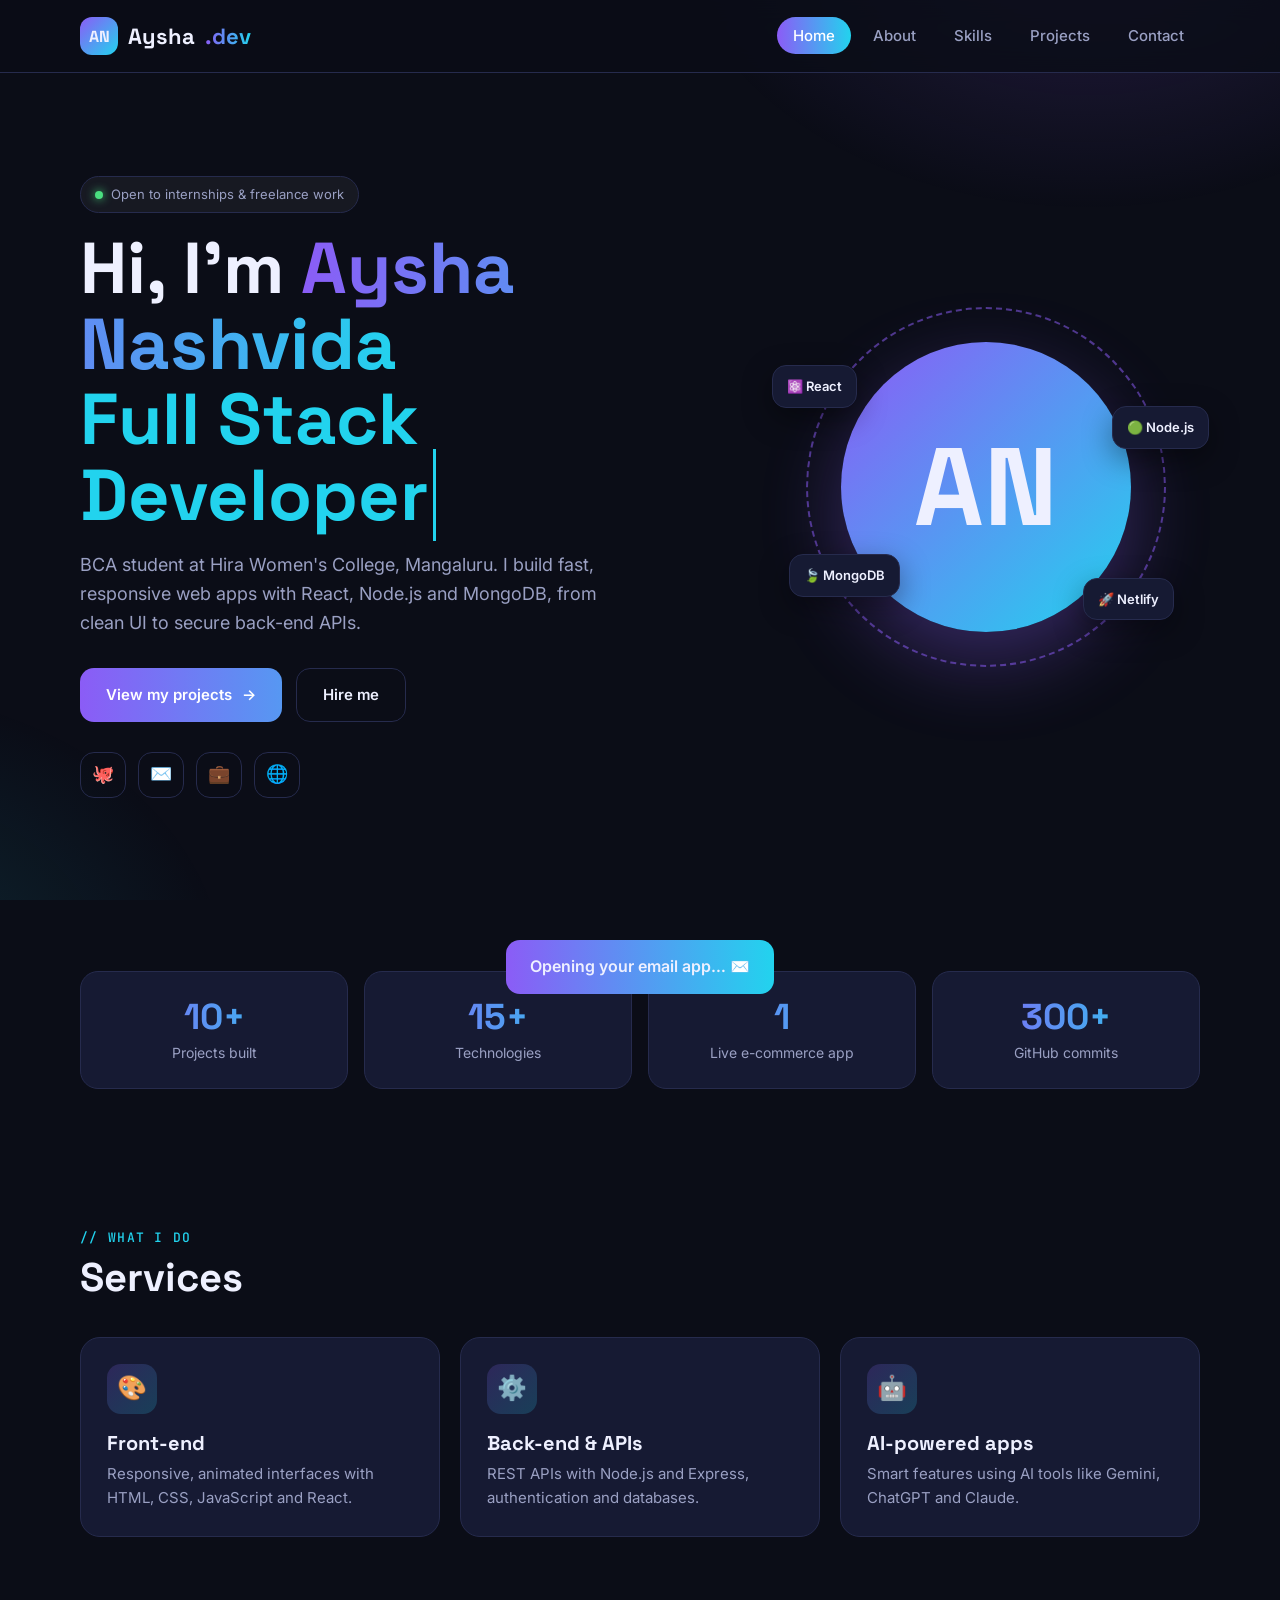
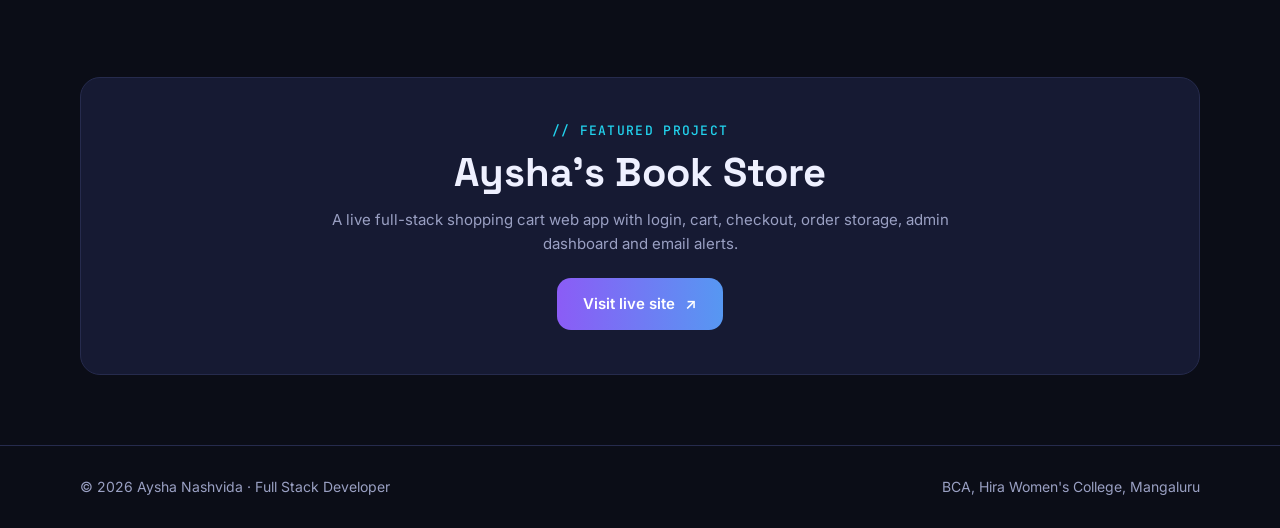
<file: index.html>
<!doctype html><html lang="en"><head><meta charset="utf-8"><meta name="viewport" content="width=device-width,initial-scale=1"><title>Home · Aysha Nashvida</title><link rel="stylesheet" href="style.css"></head><body><header></header>
<main class="wrap hero">
  <div class="reveal">
    <span class="pill"><b></b> Open to internships &amp; freelance work</span>
    <h1>Hi, I'm <span class="grad">Aysha Nashvida</span><br><span class="typed">Full Stack Developer</span></h1>
    <p class="lead">BCA student at Hira Women's College, Mangaluru. I build fast, responsive web apps with React, Node.js and MongoDB, from clean UI to secure back-end APIs.</p>
    <div class="actions"><a class="btn primary" href="projects.html">View my projects <span class="ar">→</span></a><a class="btn ghost" href="contact.html">Hire me</a></div>
    <div class="socials"><a href="https://github.com/Hayora" target="_blank" title="GitHub">🐙</a><a href="mailto:zzubaidanashiya@gmail.com" title="Email">✉️</a><a href="#" title="LinkedIn">💼</a><a href="https://ayshasbooksstore.netlify.app" target="_blank" title="Live project">🌐</a></div>
  </div>
  <div class="avatar-wrap reveal">
    <div class="ring"></div><div class="avatar">AN</div>
    <div class="float" style="top:8%;left:0">⚛️ React</div>
    <div class="float" style="top:22%;right:-2%;animation-delay:1s">🟢 Node.js</div>
    <div class="float" style="bottom:12%;left:4%;animation-delay:2s">🍃 MongoDB</div>
    <div class="float" style="bottom:4%;right:6%;animation-delay:1.5s">🚀 Netlify</div>
  </div>
</main>
<section class="wrap">
  <div class="stats reveal">
    <div class="stat"><b class="grad">10+</b><span>Projects built</span></div>
    <div class="stat"><b class="grad">15+</b><span>Technologies</span></div>
    <div class="stat"><b class="grad">1</b><span>Live e-commerce app</span></div>
    <div class="stat"><b class="grad">300+</b><span>GitHub commits</span></div>
  </div>
</section>
<section class="wrap">
  <div class="head reveal"><div class="k">// WHAT I DO</div><h2>Services</h2></div>
  <div class="grid3">
    <div class="card reveal"><div class="ic">🎨</div><h3>Front-end</h3><p>Responsive, animated interfaces with HTML, CSS, JavaScript and React.</p></div>
    <div class="card reveal"><div class="ic">⚙️</div><h3>Back-end &amp; APIs</h3><p>REST APIs with Node.js and Express, authentication and databases.</p></div>
    <div class="card reveal"><div class="ic">🤖</div><h3>AI-powered apps</h3><p>Smart features using AI tools like Gemini, ChatGPT and Claude.</p></div>
  </div>
</section>
<section class="wrap" style="text-align:center">
  <div class="card reveal" style="padding:44px"><div class="k">// FEATURED PROJECT</div><h2 style="margin:8px 0 10px">Aysha's Book Store</h2>
    <p style="max-width:620px;margin:0 auto 22px">A live full-stack shopping cart web app with login, cart, checkout, order storage, admin dashboard and email alerts.</p>
    <a class="btn primary" href="https://ayshasbooksstore.netlify.app" target="_blank">Visit live site <span class="ar">↗</span></a></div>
</section>
<footer></footer><div class="toast">Opening your email app… ✉️</div><script src="script.js"></script></body></html>
</file>
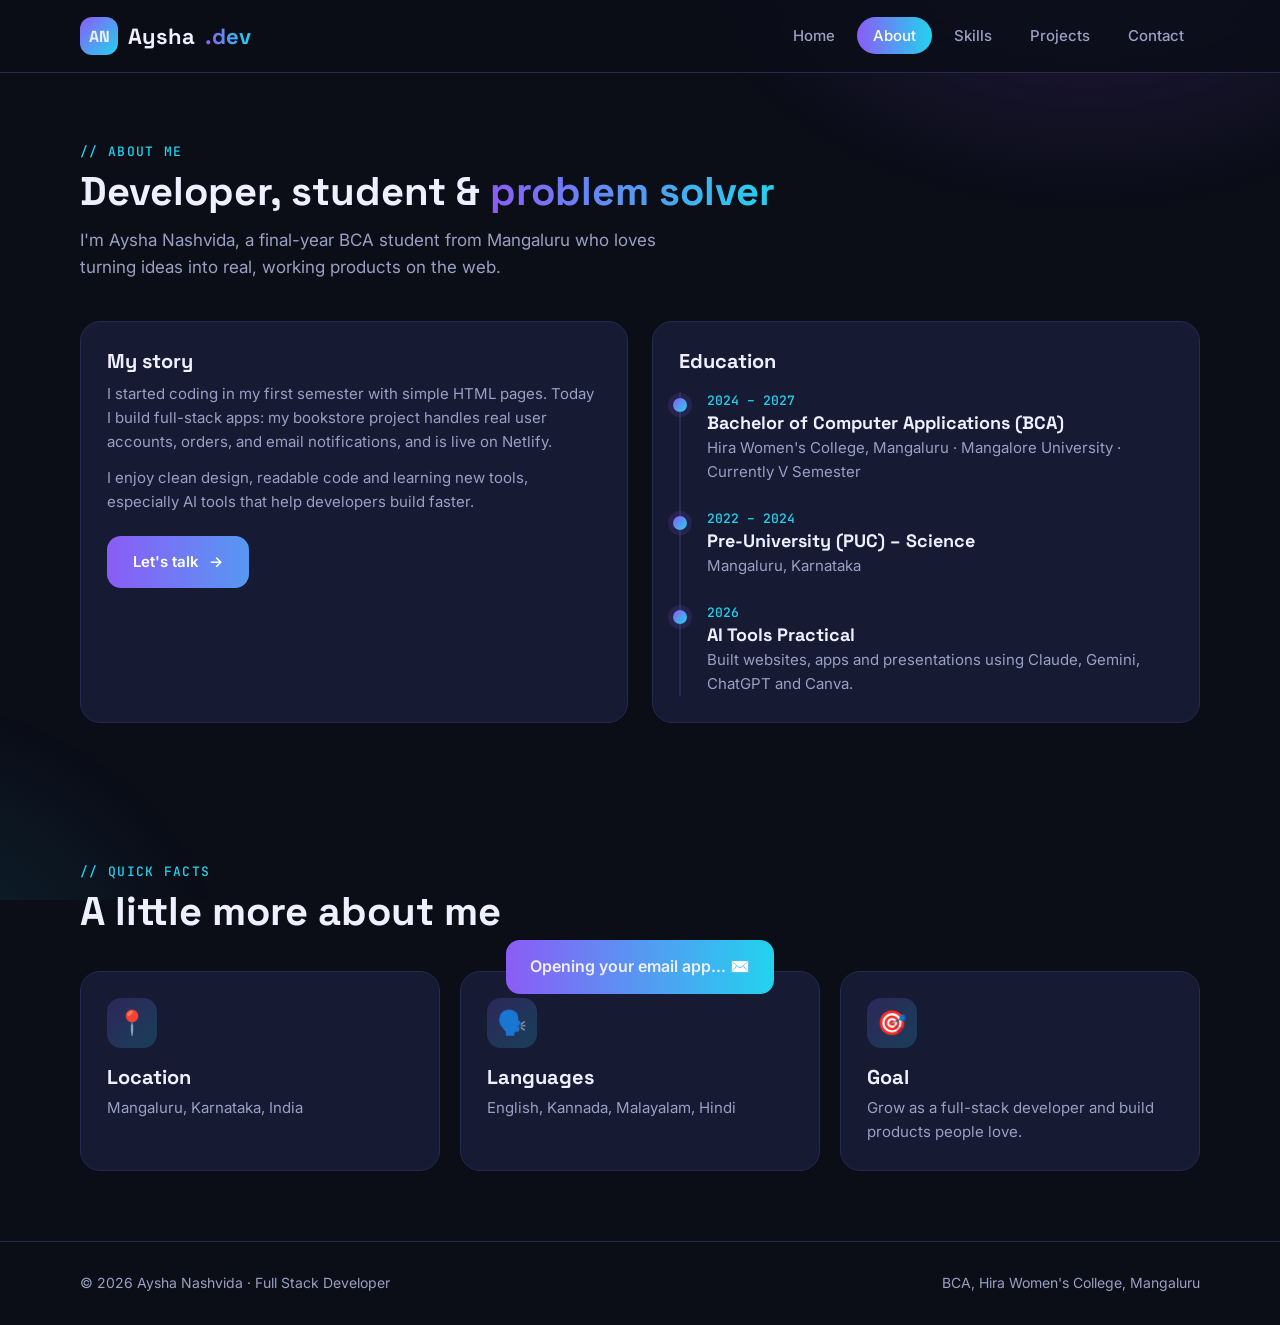
<file: about.html>
<!doctype html><html lang="en"><head><meta charset="utf-8"><meta name="viewport" content="width=device-width,initial-scale=1"><title>About · Aysha Nashvida</title><link rel="stylesheet" href="style.css"></head><body><header></header>
<div class="wrap page-top reveal"><div class="k">// ABOUT ME</div><h2>Developer, student &amp; <span class="grad">problem solver</span></h2>
<p>I'm Aysha Nashvida, a final-year BCA student from Mangaluru who loves turning ideas into real, working products on the web.</p></div>
<section class="wrap" style="padding-top:10px"><div class="grid2">
  <div class="card reveal"><h3>My story</h3><p style="margin-top:8px">I started coding in my first semester with simple HTML pages. Today I build full-stack apps: my bookstore project handles real user accounts, orders, and email notifications, and is live on Netlify.</p>
  <p style="margin-top:12px">I enjoy clean design, readable code and learning new tools, especially AI tools that help developers build faster.</p>
  <div style="margin-top:22px"><a class="btn primary" href="contact.html">Let's talk <span class="ar">→</span></a></div></div>
  <div class="card reveal"><h3>Education</h3><div class="tl" style="margin-top:18px">
    <div class="it"><div class="y">2024 – 2027</div><h4>Bachelor of Computer Applications (BCA)</h4><p>Hira Women's College, Mangaluru · Mangalore University · Currently V Semester</p></div>
    <div class="it"><div class="y">2022 – 2024</div><h4>Pre-University (PUC) – Science</h4><p>Mangaluru, Karnataka</p></div>
    <div class="it" style="margin-bottom:0"><div class="y">2026</div><h4>AI Tools Practical</h4><p>Built websites, apps and presentations using Claude, Gemini, ChatGPT and Canva.</p></div>
  </div></div>
</div></section>
<section class="wrap"><div class="head reveal"><div class="k">// QUICK FACTS</div><h2>A little more about me</h2></div>
<div class="grid3">
  <div class="card reveal"><div class="ic">📍</div><h3>Location</h3><p>Mangaluru, Karnataka, India</p></div>
  <div class="card reveal"><div class="ic">🗣️</div><h3>Languages</h3><p>English, Kannada, Malayalam, Hindi</p></div>
  <div class="card reveal"><div class="ic">🎯</div><h3>Goal</h3><p>Grow as a full-stack developer and build products people love.</p></div>
</div></section>
<footer></footer><div class="toast">Opening your email app… ✉️</div><script src="script.js"></script></body></html>
</file>
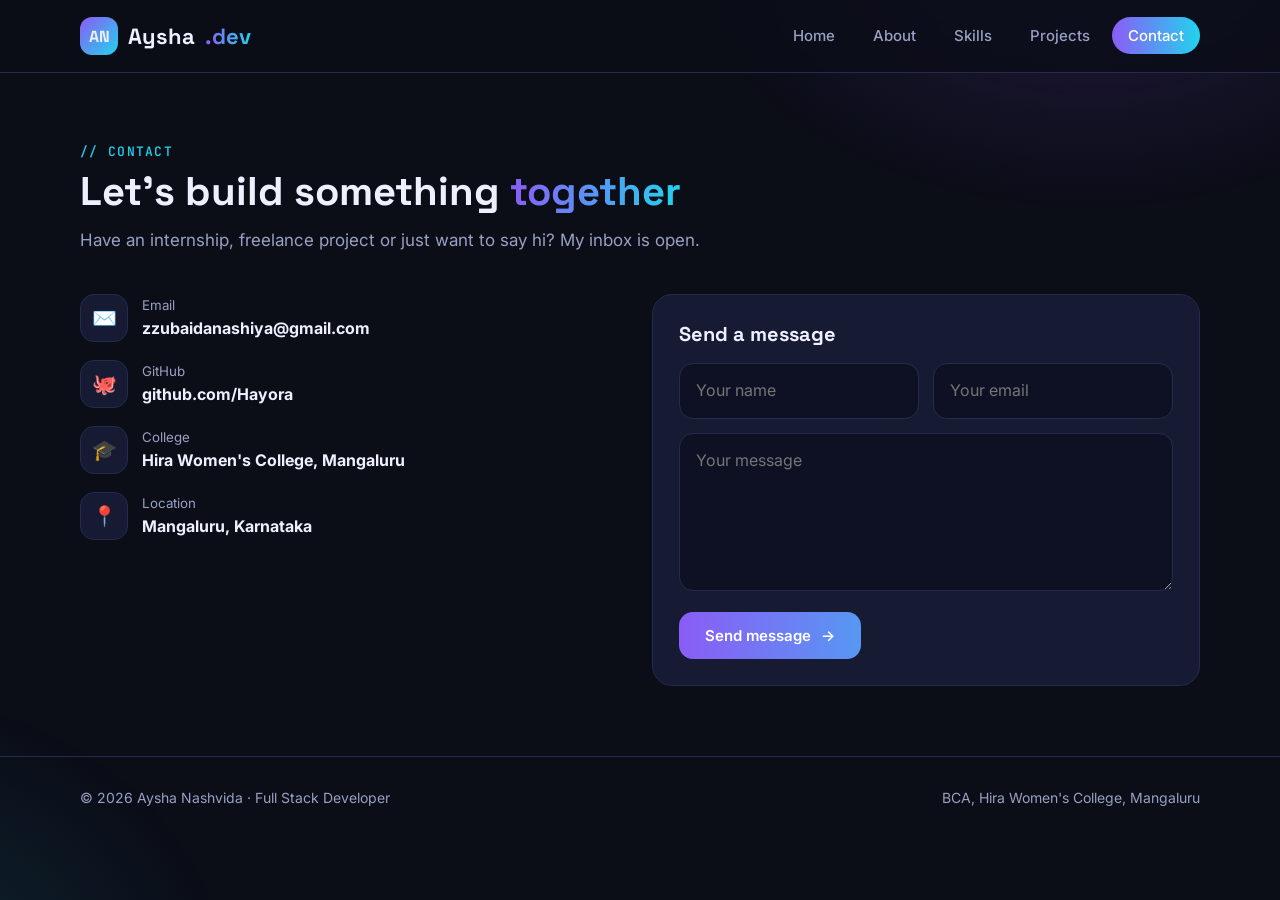
<file: contact.html>
<!doctype html><html lang="en"><head><meta charset="utf-8"><meta name="viewport" content="width=device-width,initial-scale=1"><title>Contact · Aysha Nashvida</title><link rel="stylesheet" href="style.css"></head><body><header></header>
<div class="wrap page-top reveal"><div class="k">// CONTACT</div><h2>Let's build something <span class="grad">together</span></h2><p>Have an internship, freelance project or just want to say hi? My inbox is open.</p></div>
<section class="wrap" style="padding-top:10px"><div class="grid2">
  <ul class="info reveal">
    <li><span class="ic">✉️</span><div><small>Email</small><b>zzubaidanashiya@gmail.com</b></div></li>
    <li><span class="ic">🐙</span><div><small>GitHub</small><b>github.com/Hayora</b></div></li>
    <li><span class="ic">🎓</span><div><small>College</small><b>Hira Women's College, Mangaluru</b></div></li>
    <li><span class="ic">📍</span><div><small>Location</small><b>Mangaluru, Karnataka</b></div></li>
  </ul>
  <form class="card reveal">
    <h3 style="margin-bottom:16px">Send a message</h3>
    <div class="row"><input name="name" placeholder="Your name" required><input name="email" type="email" placeholder="Your email" required></div>
    <textarea name="message" rows="5" placeholder="Your message" required></textarea>
    <button class="btn primary" type="submit">Send message <span class="ar">→</span></button>
  </form>
</div></section>
<footer></footer><div class="toast">Opening your email app… ✉️</div><script src="script.js"></script></body></html>
</file>
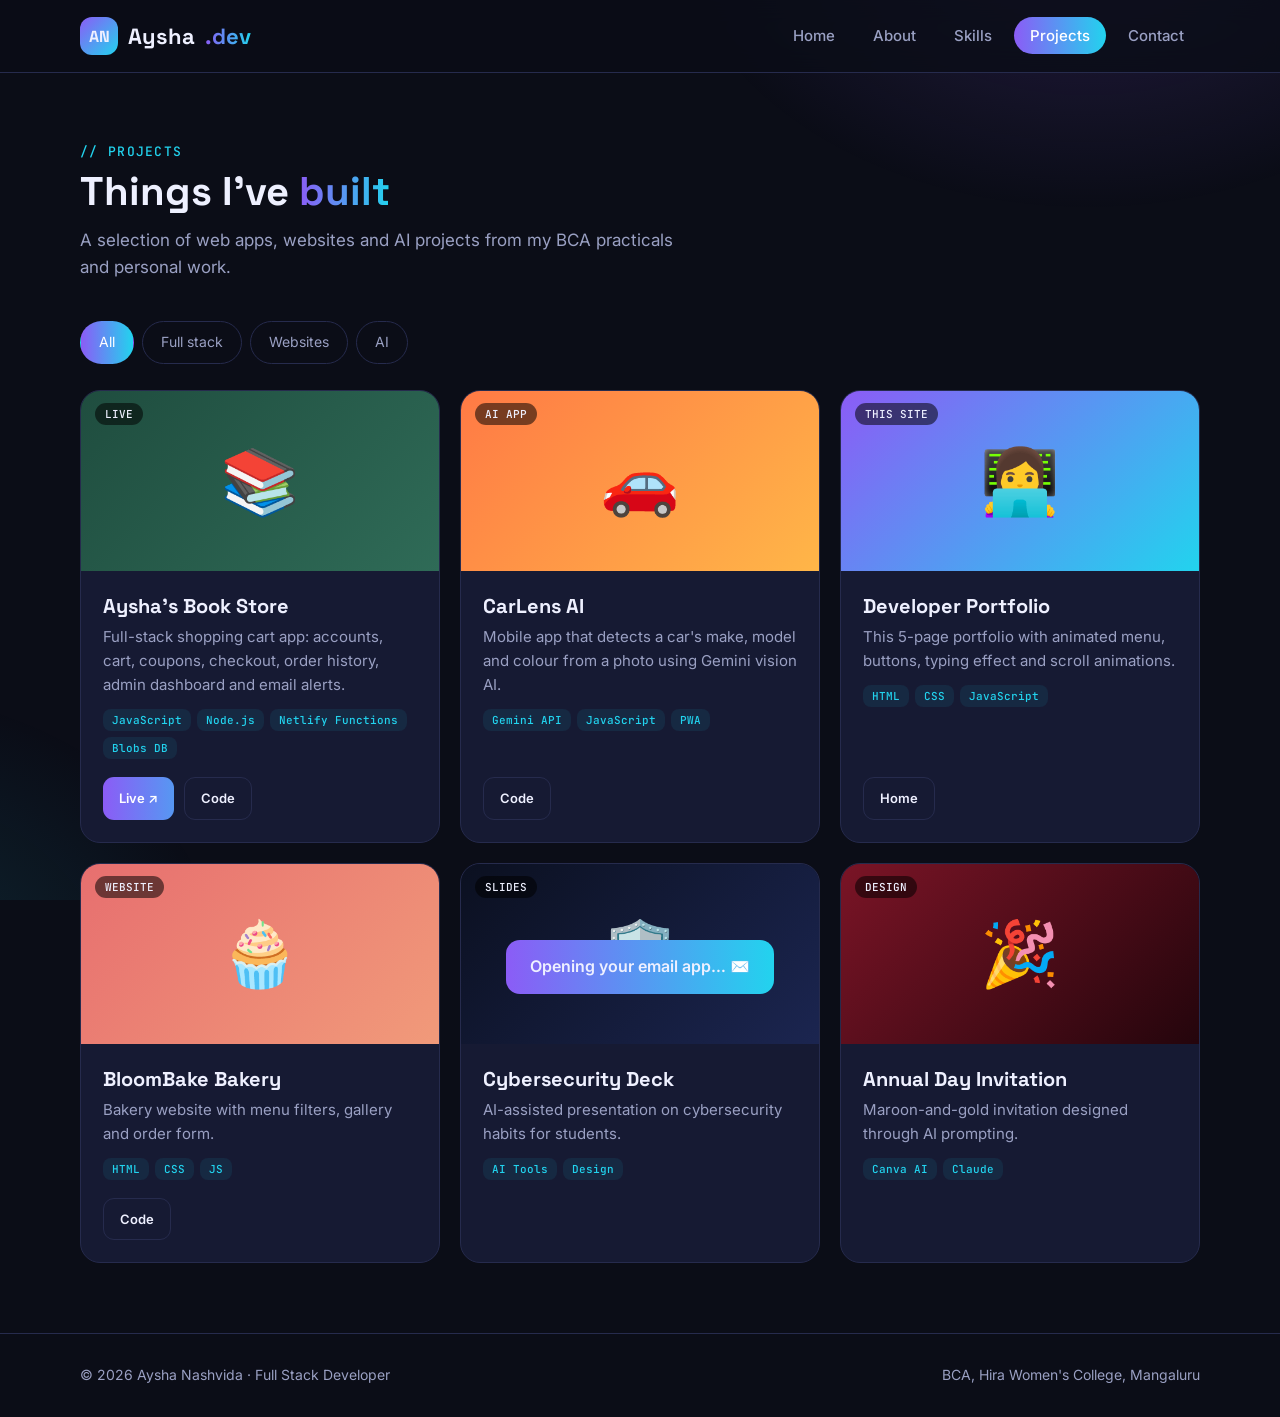
<file: projects.html>
<!doctype html><html lang="en"><head><meta charset="utf-8"><meta name="viewport" content="width=device-width,initial-scale=1"><title>Projects · Aysha Nashvida</title><link rel="stylesheet" href="style.css"></head><body><header></header>
<div class="wrap page-top reveal"><div class="k">// PROJECTS</div><h2>Things I've <span class="grad">built</span></h2><p>A selection of web apps, websites and AI projects from my BCA practicals and personal work.</p></div>
<section class="wrap" style="padding-top:10px">
<div class="filter reveal"><button class="on" data-f="all">All</button><button data-f="full">Full stack</button><button data-f="web">Websites</button><button data-f="ai">AI</button></div>
<div class="grid3">
  <div class="card proj reveal" data-tag="full web"><div class="shot" style="background:linear-gradient(135deg,#1f4d3f,#2f6b57)"><small>LIVE</small>📚</div><div class="body"><h3>Aysha's Book Store</h3><p>Full-stack shopping cart app: accounts, cart, coupons, checkout, order history, admin dashboard and email alerts.</p><div class="tags"><span>JavaScript</span><span>Node.js</span><span>Netlify Functions</span><span>Blobs DB</span></div><div class="links"><a class="btn primary" href="https://ayshasbooksstore.netlify.app" target="_blank">Live ↗</a><a class="btn ghost" href="https://github.com/Hayora" target="_blank">Code</a></div></div></div>
  <div class="card proj reveal" data-tag="ai full"><div class="shot" style="background:linear-gradient(135deg,#ff7a45,#ffb648)"><small>AI APP</small>🚗</div><div class="body"><h3>CarLens AI</h3><p>Mobile app that detects a car's make, model and colour from a photo using Gemini vision AI.</p><div class="tags"><span>Gemini API</span><span>JavaScript</span><span>PWA</span></div><div class="links"><a class="btn ghost" href="https://github.com/Hayora" target="_blank">Code</a></div></div></div>
  <div class="card proj reveal" data-tag="web"><div class="shot" style="background:linear-gradient(135deg,#8b5cf6,#22d3ee)"><small>THIS SITE</small>👩‍💻</div><div class="body"><h3>Developer Portfolio</h3><p>This 5-page portfolio with animated menu, buttons, typing effect and scroll animations.</p><div class="tags"><span>HTML</span><span>CSS</span><span>JavaScript</span></div><div class="links"><a class="btn ghost" href="index.html">Home</a></div></div></div>
  <div class="card proj reveal" data-tag="web"><div class="shot" style="background:linear-gradient(135deg,#e76f6f,#f19a7a)"><small>WEBSITE</small>🧁</div><div class="body"><h3>BloomBake Bakery</h3><p>Bakery website with menu filters, gallery and order form.</p><div class="tags"><span>HTML</span><span>CSS</span><span>JS</span></div><div class="links"><a class="btn ghost" href="https://github.com/Hayora" target="_blank">Code</a></div></div></div>
  <div class="card proj reveal" data-tag="ai"><div class="shot" style="background:linear-gradient(135deg,#0b1020,#1b2550)"><small>SLIDES</small>🛡️</div><div class="body"><h3>Cybersecurity Deck</h3><p>AI-assisted presentation on cybersecurity habits for students.</p><div class="tags"><span>AI Tools</span><span>Design</span></div></div></div>
  <div class="card proj reveal" data-tag="ai"><div class="shot" style="background:linear-gradient(135deg,#7a1426,#24050c)"><small>DESIGN</small>🎉</div><div class="body"><h3>Annual Day Invitation</h3><p>Maroon-and-gold invitation designed through AI prompting.</p><div class="tags"><span>Canva AI</span><span>Claude</span></div></div></div>
</div></section>
<footer></footer><div class="toast">Opening your email app… ✉️</div><script src="script.js"></script></body></html>
</file>
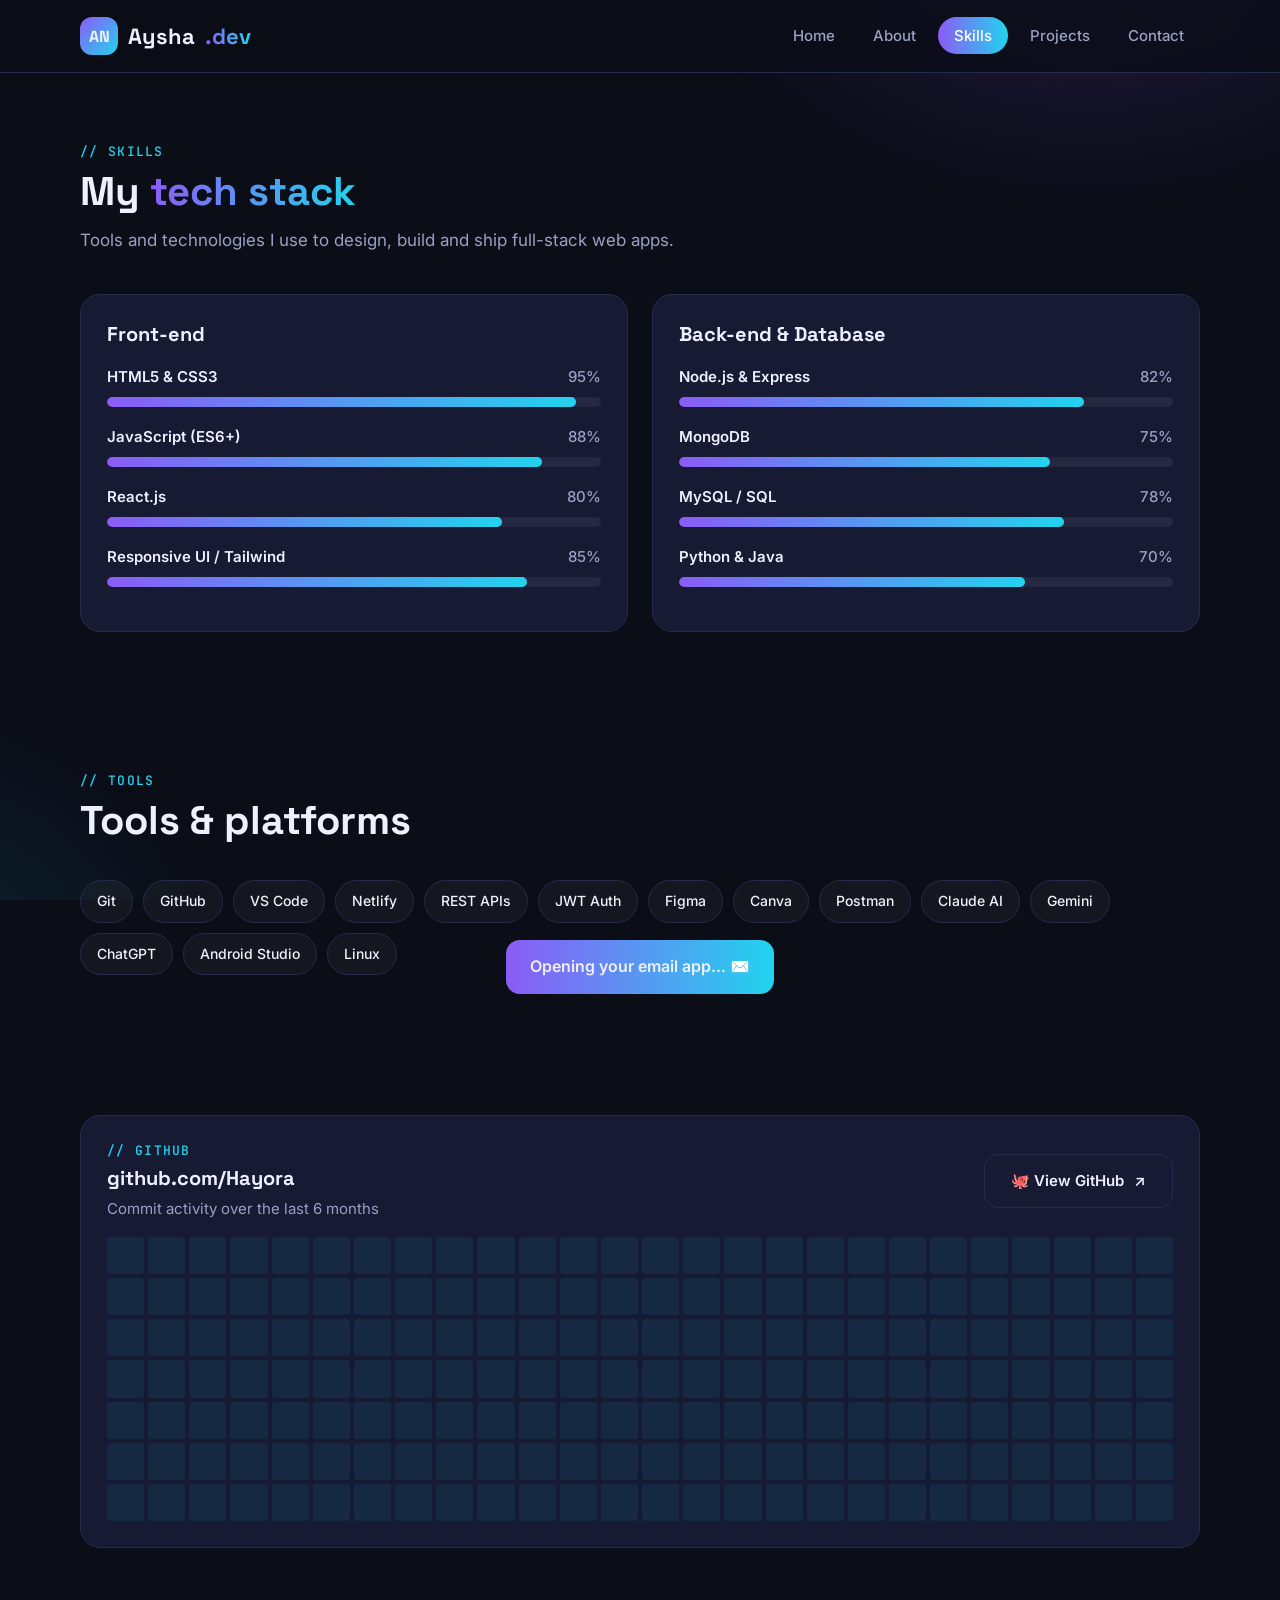
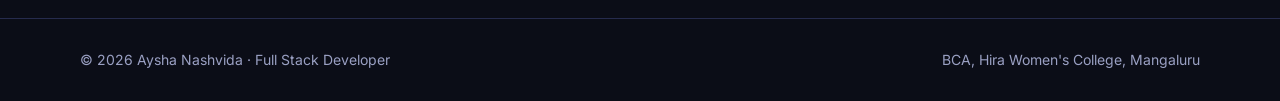
<file: skills.html>
<!doctype html><html lang="en"><head><meta charset="utf-8"><meta name="viewport" content="width=device-width,initial-scale=1"><title>Skills · Aysha Nashvida</title><link rel="stylesheet" href="style.css"></head><body><header></header>
<div class="wrap page-top reveal"><div class="k">// SKILLS</div><h2>My <span class="grad">tech stack</span></h2><p>Tools and technologies I use to design, build and ship full-stack web apps.</p></div>
<section class="wrap" style="padding-top:10px"><div class="grid2">
  <div class="card reveal"><h3>Front-end</h3><div style="margin-top:18px">
    <div class="bar"><div class="t">HTML5 &amp; CSS3 <span>95%</span></div><div class="track"><div class="fill" data-w="95"></div></div></div>
    <div class="bar"><div class="t">JavaScript (ES6+) <span>88%</span></div><div class="track"><div class="fill" data-w="88"></div></div></div>
    <div class="bar"><div class="t">React.js <span>80%</span></div><div class="track"><div class="fill" data-w="80"></div></div></div>
    <div class="bar"><div class="t">Responsive UI / Tailwind <span>85%</span></div><div class="track"><div class="fill" data-w="85"></div></div></div></div></div>
  <div class="card reveal"><h3>Back-end &amp; Database</h3><div style="margin-top:18px">
    <div class="bar"><div class="t">Node.js &amp; Express <span>82%</span></div><div class="track"><div class="fill" data-w="82"></div></div></div>
    <div class="bar"><div class="t">MongoDB <span>75%</span></div><div class="track"><div class="fill" data-w="75"></div></div></div>
    <div class="bar"><div class="t">MySQL / SQL <span>78%</span></div><div class="track"><div class="fill" data-w="78"></div></div></div>
    <div class="bar"><div class="t">Python &amp; Java <span>70%</span></div><div class="track"><div class="fill" data-w="70"></div></div></div></div></div>
</div></section>
<section class="wrap"><div class="head reveal"><div class="k">// TOOLS</div><h2>Tools &amp; platforms</h2></div>
<div class="chips reveal"><span class="chip">Git</span><span class="chip">GitHub</span><span class="chip">VS Code</span><span class="chip">Netlify</span><span class="chip">REST APIs</span><span class="chip">JWT Auth</span><span class="chip">Figma</span><span class="chip">Canva</span><span class="chip">Postman</span><span class="chip">Claude AI</span><span class="chip">Gemini</span><span class="chip">ChatGPT</span><span class="chip">Android Studio</span><span class="chip">Linux</span></div></section>
<section class="wrap"><div class="card reveal"><div style="display:flex;justify-content:space-between;align-items:center;flex-wrap:wrap;gap:12px">
  <div><div class="k">// GITHUB</div><h3 style="margin-top:6px">github.com/Hayora</h3><p>Commit activity over the last 6 months</p></div>
  <a class="btn ghost" href="https://github.com/Hayora" target="_blank">🐙 View GitHub <span class="ar">↗</span></a></div>
  <div class="gh"></div></div></section>
<footer></footer><div class="toast">Opening your email app… ✉️</div><script src="script.js"></script></body></html>
</file>
<file: style.css>
@import url('https://fonts.googleapis.com/css2?family=Space+Grotesk:wght@500;700&family=Inter:wght@400;500;600&family=JetBrains+Mono:wght@500&display=swap');
:root{--bg:#0b0d17;--bg2:#12152a;--card:#161a33;--line:#262b4d;--ink:#eef0ff;--mut:#9aa0c3;--a:#8b5cf6;--b:#22d3ee;--c:#f472b6}
*{box-sizing:border-box;margin:0;padding:0}
html{scroll-behavior:smooth}
body{font-family:Inter,sans-serif;background:var(--bg);color:var(--ink);line-height:1.6;overflow-x:hidden}
body::before{content:"";position:fixed;inset:0;background:radial-gradient(700px 500px at 85% -10%,#8b5cf633,transparent 60%),radial-gradient(600px 500px at -10% 110%,#22d3ee22,transparent 60%);pointer-events:none;z-index:-1}
a{color:inherit;text-decoration:none}
.wrap{width:min(1120px,90%);margin:0 auto}
.grad{background:linear-gradient(90deg,var(--a),var(--b));-webkit-background-clip:text;color:transparent}
.mono{font-family:'JetBrains Mono',monospace}

/* animated nav */
header{position:sticky;top:0;z-index:50;background:#0b0d17cc;backdrop-filter:blur(12px);border-bottom:1px solid var(--line)}
.nav{display:flex;justify-content:space-between;align-items:center;height:72px}
.logo{font:700 22px 'Space Grotesk';display:flex;align-items:center;gap:10px}
.logo i{width:38px;height:38px;border-radius:12px;background:linear-gradient(135deg,var(--a),var(--b));display:grid;place-items:center;font-style:normal;font-size:16px}
.menu{display:flex;gap:6px;list-style:none}
.menu a{position:relative;padding:9px 16px;border-radius:999px;font-weight:500;font-size:15px;color:var(--mut);transition:color .3s}
.menu a::before{content:"";position:absolute;inset:0;border-radius:999px;background:linear-gradient(90deg,var(--a),var(--b));opacity:0;transform:scale(.6);transition:all .35s cubic-bezier(.2,1.4,.4,1);z-index:-1}
.menu a:hover{color:#fff}.menu a:hover::before{opacity:.25;transform:scale(1)}
.menu a.active{color:#fff}.menu a.active::before{opacity:1;transform:scale(1)}
.burger{display:none;background:none;border:0;width:42px;height:42px;cursor:pointer}
.burger span{display:block;width:24px;height:2px;background:#fff;margin:6px auto;transition:.3s}
.burger.open span:nth-child(1){transform:translateY(8px) rotate(45deg)}.burger.open span:nth-child(2){opacity:0}.burger.open span:nth-child(3){transform:translateY(-8px) rotate(-45deg)}

/* animated buttons */
.btn{position:relative;display:inline-flex;align-items:center;gap:10px;padding:14px 26px;border-radius:14px;font-weight:600;border:0;cursor:pointer;font-size:15px;overflow:hidden;transition:transform .25s,box-shadow .25s;font-family:inherit}
.btn.primary{background:linear-gradient(90deg,var(--a),var(--b));color:#fff;background-size:200%;animation:flow 4s linear infinite}
@keyframes flow{to{background-position:200% 0}}
.btn.primary:hover{transform:translateY(-3px);box-shadow:0 14px 34px #8b5cf666}
.btn.ghost{background:transparent;color:var(--ink);border:1.5px solid var(--line)}
.btn.ghost::after{content:"";position:absolute;inset:0;background:linear-gradient(90deg,var(--a),var(--b));transform:translateX(-101%);transition:transform .4s;z-index:-1}
.btn.ghost:hover{color:#fff;border-color:transparent}.btn.ghost:hover::after{transform:none}
.btn .ar{transition:transform .25s}.btn:hover .ar{transform:translateX(5px)}
.btn:active{transform:scale(.96)}

/* hero */
.hero{display:grid;grid-template-columns:1.2fr .8fr;gap:50px;align-items:center;min-height:calc(100vh - 72px);padding:40px 0}
.pill{display:inline-flex;align-items:center;gap:8px;padding:7px 14px;border-radius:999px;background:#ffffff0d;border:1px solid var(--line);font-size:13px;color:var(--mut)}
.pill b{width:8px;height:8px;border-radius:50%;background:#4ade80;box-shadow:0 0 10px #4ade80;animation:pulse 1.6s infinite}
@keyframes pulse{50%{opacity:.3}}
h1{font:700 clamp(40px,6vw,72px)/1.05 'Space Grotesk';margin:18px 0}
.typed{color:var(--b);border-right:3px solid var(--b);padding-right:4px;animation:caret .8s step-end infinite}
@keyframes caret{50%{border-color:transparent}}
.lead{color:var(--mut);font-size:18px;max-width:560px;margin-bottom:30px}
.actions{display:flex;gap:14px;flex-wrap:wrap}
.socials{display:flex;gap:12px;margin-top:30px}
.socials a{width:46px;height:46px;border-radius:14px;border:1px solid var(--line);display:grid;place-items:center;font-size:18px;transition:all .3s}
.socials a:hover{transform:translateY(-4px) rotate(-6deg);border-color:var(--a);background:#8b5cf622}
.avatar-wrap{position:relative;display:grid;place-items:center}
.ring{position:absolute;width:360px;height:360px;border-radius:50%;border:2px dashed #8b5cf688;animation:spin 18s linear infinite}
@keyframes spin{to{transform:rotate(360deg)}}
.avatar{width:290px;height:290px;border-radius:50%;background:linear-gradient(135deg,var(--a),var(--b));display:grid;place-items:center;font:700 110px 'Space Grotesk';box-shadow:0 30px 80px #8b5cf655}
.float{position:absolute;background:var(--card);border:1px solid var(--line);border-radius:14px;padding:10px 14px;font-size:13px;font-weight:600;animation:float 4s ease-in-out infinite;box-shadow:0 10px 30px #0006}
@keyframes float{50%{transform:translateY(-12px)}}

/* sections */
section{padding:70px 0}
.head{margin-bottom:34px}
.k{font:500 13px 'JetBrains Mono';color:var(--b);letter-spacing:.1em}
h2{font:700 40px 'Space Grotesk';margin-top:6px}
.page-top{padding:70px 0 30px}
.page-top p{color:var(--mut);max-width:620px;font-size:17px;margin-top:10px}
.grid3{display:grid;grid-template-columns:repeat(3,1fr);gap:20px}
.grid2{display:grid;grid-template-columns:1fr 1fr;gap:24px}
.card{background:var(--card);border:1px solid var(--line);border-radius:20px;padding:26px;transition:transform .3s,border-color .3s,box-shadow .3s}
.card:hover{transform:translateY(-6px);border-color:#8b5cf688;box-shadow:0 20px 40px #0007}
.card .ic{width:50px;height:50px;border-radius:14px;background:linear-gradient(135deg,#8b5cf633,#22d3ee33);display:grid;place-items:center;font-size:24px;margin-bottom:16px}
.card h3{font:700 20px 'Space Grotesk';margin-bottom:6px}
.card p{color:var(--mut);font-size:15px}
.stats{display:grid;grid-template-columns:repeat(4,1fr);gap:16px}
.stat{text-align:center;padding:22px;border-radius:18px;background:var(--card);border:1px solid var(--line)}
.stat b{display:block;font:700 36px 'Space Grotesk'}
.stat span{color:var(--mut);font-size:14px}

/* timeline */
.tl{border-left:2px solid var(--line);padding-left:26px}
.tl .it{position:relative;margin-bottom:26px}
.tl .it::before{content:"";position:absolute;left:-34px;top:6px;width:14px;height:14px;border-radius:50%;background:linear-gradient(135deg,var(--a),var(--b));box-shadow:0 0 0 5px #8b5cf622}
.tl .y{font:500 13px 'JetBrains Mono';color:var(--b)}
.tl h4{font:700 18px 'Space Grotesk';margin:2px 0}
.tl p{color:var(--mut);font-size:15px}

/* skills */
.bar{margin-bottom:18px}
.bar .t{display:flex;justify-content:space-between;font-weight:600;font-size:15px;margin-bottom:8px}
.bar .t span{color:var(--mut);font-weight:500}
.track{height:10px;border-radius:99px;background:#ffffff10;overflow:hidden}
.fill{height:100%;border-radius:99px;background:linear-gradient(90deg,var(--a),var(--b));width:0;transition:width 1.4s cubic-bezier(.2,.8,.2,1)}
.chips{display:flex;flex-wrap:wrap;gap:10px}
.chip{padding:9px 16px;border-radius:999px;background:#ffffff0a;border:1px solid var(--line);font-size:14px;font-weight:500;transition:all .25s}
.chip:hover{border-color:var(--b);color:var(--b);transform:translateY(-2px)}
.gh{display:grid;grid-template-columns:repeat(26,1fr);gap:4px;margin-top:16px}
.gh i{aspect-ratio:1;border-radius:3px;background:#22d3ee}

/* projects */
.proj{display:flex;flex-direction:column;padding:0;overflow:hidden}
.proj .shot{height:180px;display:grid;place-items:center;font-size:64px;position:relative}
.proj .shot small{position:absolute;left:14px;top:12px;font:500 11px 'JetBrains Mono';background:#0008;padding:4px 10px;border-radius:99px}
.proj .body{padding:22px;display:flex;flex-direction:column;flex:1}
.proj .tags{display:flex;flex-wrap:wrap;gap:6px;margin:12px 0 18px}
.proj .tags span{font:500 11px 'JetBrains Mono';padding:4px 9px;border-radius:8px;background:#22d3ee14;color:var(--b)}
.proj .links{margin-top:auto;display:flex;gap:10px}
.proj .links .btn{padding:10px 16px;font-size:13px;border-radius:11px}
.filter{display:flex;gap:8px;flex-wrap:wrap;margin-bottom:26px}
.filter button{padding:9px 18px;border-radius:999px;border:1px solid var(--line);background:transparent;color:var(--mut);font:inherit;font-size:14px;cursor:pointer;transition:all .25s}
.filter button.on,.filter button:hover{background:linear-gradient(90deg,var(--a),var(--b));color:#fff;border-color:transparent}

/* contact */
form .row{display:grid;grid-template-columns:1fr 1fr;gap:14px}
input,textarea{width:100%;padding:14px 16px;border-radius:14px;border:1px solid var(--line);background:#0e1124;color:var(--ink);font:inherit;margin-bottom:14px;transition:border-color .25s,box-shadow .25s}
input:focus,textarea:focus{outline:0;border-color:var(--a);box-shadow:0 0 0 4px #8b5cf62a}
.info li{list-style:none;display:flex;gap:14px;align-items:center;margin-bottom:18px}
.info .ic{width:48px;height:48px;border-radius:14px;background:var(--card);border:1px solid var(--line);display:grid;place-items:center;font-size:20px;flex:none}
.info small{display:block;color:var(--mut)}
.toast{position:fixed;left:50%;bottom:26px;transform:translate(-50%,120px);background:linear-gradient(90deg,var(--a),var(--b));padding:14px 24px;border-radius:14px;font-weight:600;transition:transform .4s;z-index:99}
.toast.show{transform:translate(-50%,0)}

footer{border-top:1px solid var(--line);padding:30px 0;color:var(--mut);font-size:14px}
footer .wrap{display:flex;justify-content:space-between;flex-wrap:wrap;gap:10px}

.reveal{opacity:0;transform:translateY(28px);transition:all .8s cubic-bezier(.2,.8,.2,1)}
.reveal.in{opacity:1;transform:none}

@media (max-width:860px){
  .menu{position:absolute;top:72px;right:5%;flex-direction:column;background:var(--bg2);border:1px solid var(--line);border-radius:18px;padding:12px;transform-origin:top right;transform:scale(.7);opacity:0;pointer-events:none;transition:all .3s}
  .menu.open{transform:none;opacity:1;pointer-events:auto}
  .burger{display:block}
  .hero,.grid2{grid-template-columns:1fr}.grid3{grid-template-columns:1fr}.stats{grid-template-columns:1fr 1fr}
  .avatar{width:220px;height:220px;font-size:84px}.ring{width:280px;height:280px}
  form .row{grid-template-columns:1fr}
}
</file>
